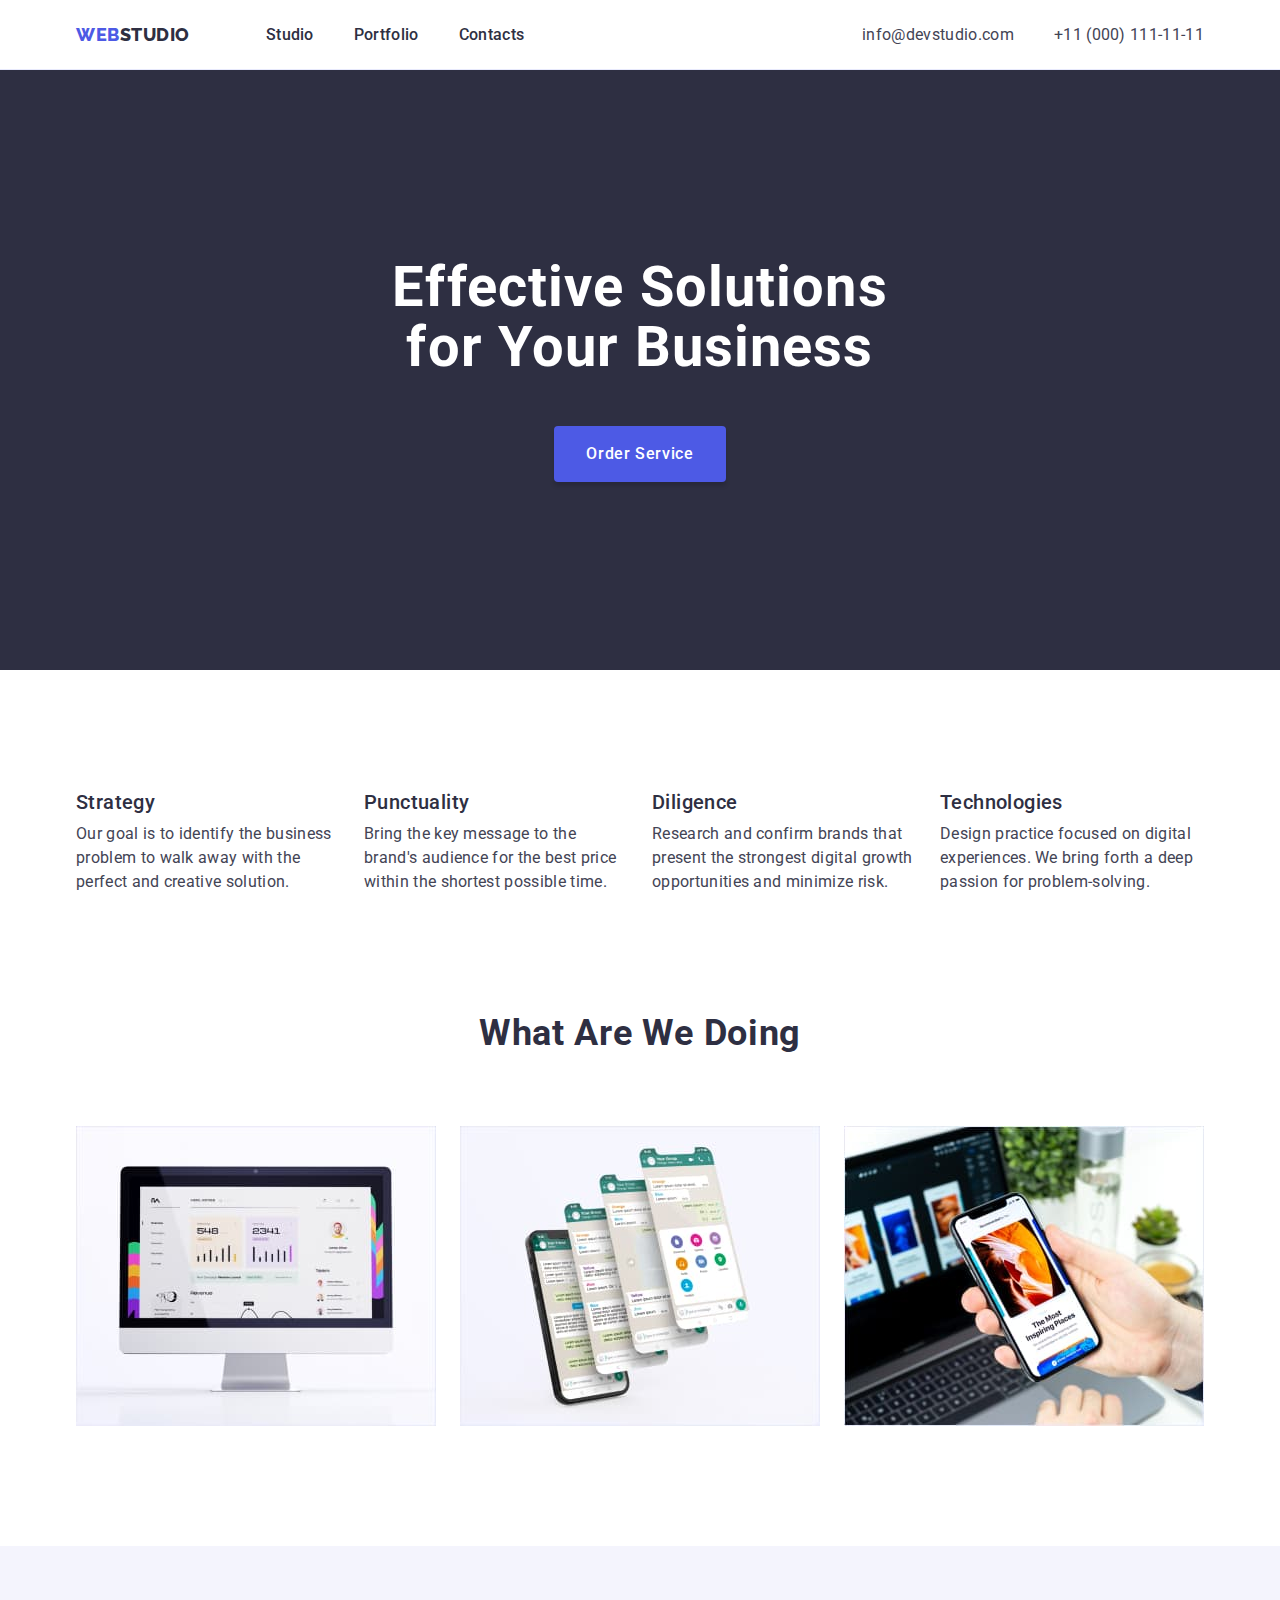
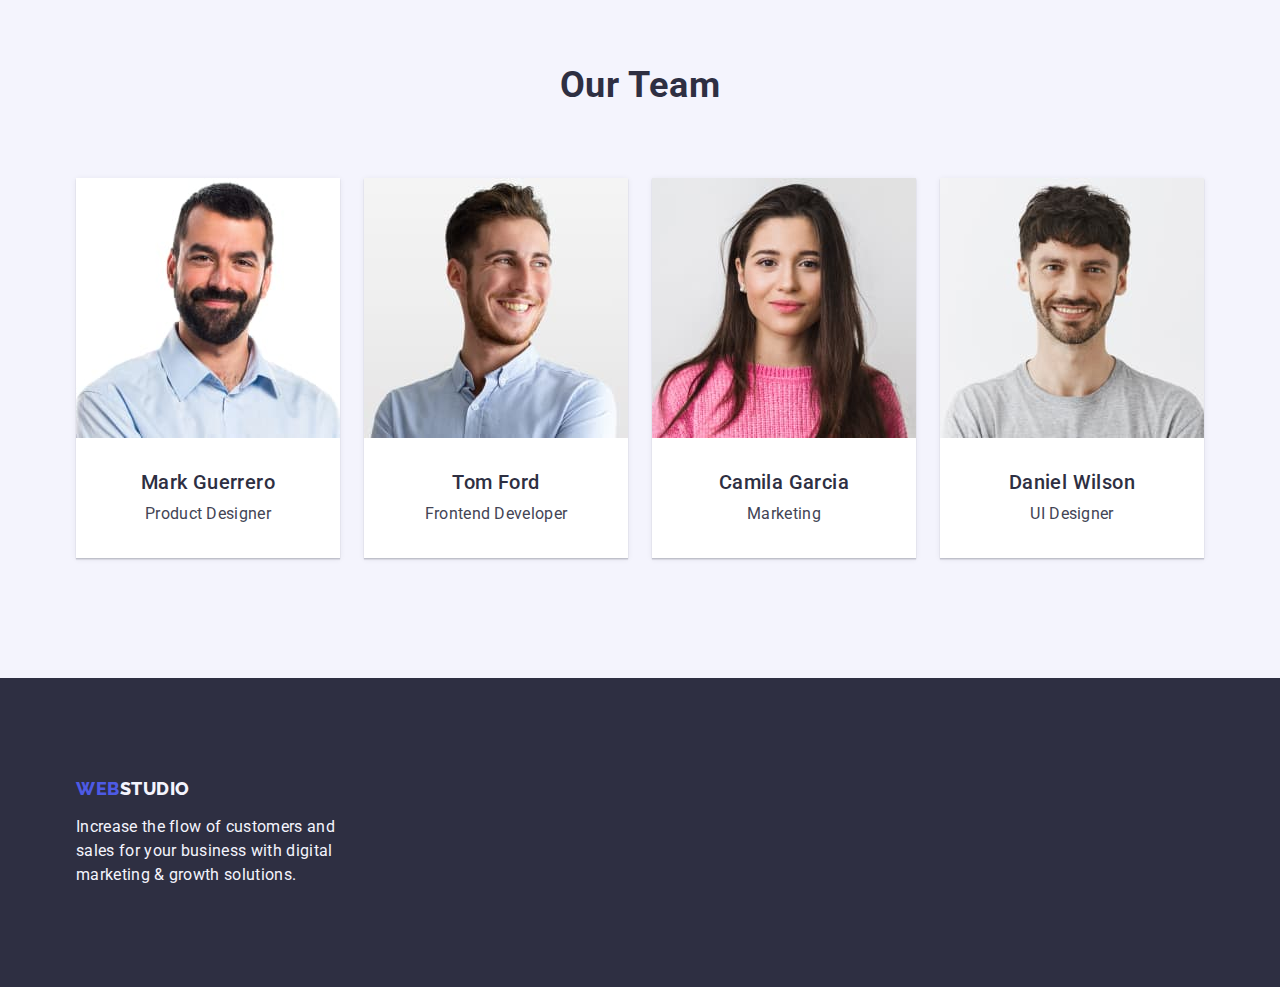
<file: index.html>
<!DOCTYPE html>
<html lang="en">
  <head>
    <meta charset="UTF-8" />
    <meta http-equiv="X-UA-Compatible" content="IE=edge" />
    <meta name="viewport" content="width=device-width, initial-scale=1.0" />
    <link rel="stylesheet" href="https://cdn.jsdelivr.net/npm/modern-normalize@1.1.0/modern-normalize.min.css">
    <link rel="preconnect" href="https://fonts.googleapis.com">
    <link rel="preconnect" href="https://fonts.gstatic.com" crossorigin>
    <link href="https://fonts.googleapis.com/css2?family=Raleway:wght@800&family=Roboto:wght@400;500;700&display=swap" rel="stylesheet">
    <link rel="stylesheet" href="./css/styles.css">
    <title>WebStudio</title>
  </head>
  <body>
    <!--header-->
    <header class="page-header">
      <div class="container p-header-container">
        <nav class="page-nav">
          <a class="logo link" href="./index.html">Web<span class="header-logo">Studio</span></a>
          <ul class="menu list">
            <li class="menu-item"><a class="menu-link link" href="./index.html">Studio</a></li>
            <li class="menu-item"><a class="menu-link link" href="./portfolio.html">Portfolio</a></li>
            <li class="menu-item"><a class="menu-link link" href="">Contacts</a></li>
          </ul>
        </nav>
        <address class="address">
          <ul class="contact list">
            <li><a class="contact-item link" href="mailto:info@devstudio.com">info@devstudio.com</a></li>
            <li><a class="contact-item link" href="tel:+110001111111">+11 (000) 111-11-11</a></li>
          </ul>
        </address>
      </div>
    </header>
    <!--main-->
    <main>
      <!--hero-->
      <section class="hero">
        <div class="container hero-box">          
          <h1 class="main-title">Effective Solutions for Your Business</h1>
          <button class="btn-hero" type="button">Order Service</button>
        </div>
      </section>
      <!-- benefits-->
      <section class="section">
        <div class="container">
          <h2 class="title visually-hidden" >about us</h2>
          <ul class="benefits-list list">
            <li class="benefits-list-item">
              <h3 class="subtitle">Strategy</h3>
              <p class="text">
                Our goal is to identify the business problem to walk away with the
                perfect and creative solution.
              </p>
            </li>
            <li class="benefits-list-item">
              <h3 class="subtitle">Punctuality</h3>
              <p class="text">
                Bring the key message to the brand's audience for the best price
                within the shortest possible time.
              </p>
            </li>
            <li class="benefits-list-item">
              <h3 class="subtitle">Diligence</h3>
              <p class="text">
                Research and confirm brands that present the strongest digital
                growth opportunities and minimize risk.
              </p>
            </li>
            <li  class="benefits-list-item">
              <h3 class="subtitle">Technologies</h3>
              <p class="text">
                Design practice focused on digital experiences. We bring forth a
                deep passion for problem-solving.
              </p>
            </li>
          </ul>
        </div>
      </section>
      <!--What are we doing-->
      <section class="what-we-do">
        <div class="container">
          <h2 class="title">What are we doing</h2>
          <ul class="list gallery">
            <li class="gallery-item">
              <img
                src="./images/about/img1.jpg"
                alt="Website"
                width="360"
                height="300"
              />
            </li>
            <li class="gallery-item">
              <img
                src="./images/about/img2.jpg"
                alt="Design"
                width="360"
                height="300"
              />
            </li>
            <li class="gallery-item">
              <img
                src="./images/about/img3.jpg"
                alt="App"
                width="360"
                height="300"
              />
            </li>
          </ul>
        </div>
      </section>
      <!--Our team-->
      <section class="our-team section">
        <div class="container">
          <h2 class="title">Our Team</h2>
          <ul class="list cards-list">
            <li class="team-card">
              <img
                src="./images/team/img1m.jpg"
                alt="Mark Guerrero photo"
                width="264"
                height="260"
              />
              <div class="team-member">
                <h3 class="subtitle center-align">Mark Guerrero</h3>
                <p class="text center-align">Product Designer</p>
              </div>
            </li>
            <li class="team-card">
              <img
                src="./images/team/img2t.jpg"
                alt="Tom Ford photo"
                width="264"
                height="260"
              />
              <div class="team-member">
                <h3 class="subtitle center-align">Tom Ford</h3>
                <p class="text center-align">Frontend Developer</p>
              </div>
            </li>
            <li class="team-card">
              <img
                src="./images/team/img3c.jpg"
                alt="Camila Garcia photo"
                width="264"
                height="260"
              />
              <div class="team-member">
                <h3 class="subtitle center-align">Camila Garcia</h3>
                <p class="text center-align">Marketing</p>
              </div>
            </li>
            <li class="team-card">
              <img
                src="./images/team/img4d.jpg"
                alt="Daniel Wilson photo"
                width="264"
                height="260"
              />
              <div class="team-member">
                <h3 class="subtitle center-align">Daniel Wilson</h3>
                <p class="text center-align">UI Designer</p>
              </div>
            </li>
          </ul>
        </div>
      </section>
    </main>
    <!--footer-->
    <footer class="footer">
      <div  class="container">
        <a class="logo logo-footer link" href="./index.html">Web<span class="footer-logo">Studio</span></a>
        <p class="text footer-msg">
          Increase the flow of customers and sales for your business with digital
          marketing & growth solutions.
        </p>
      </div>      
    </footer>
  </body>
</html>
</file>
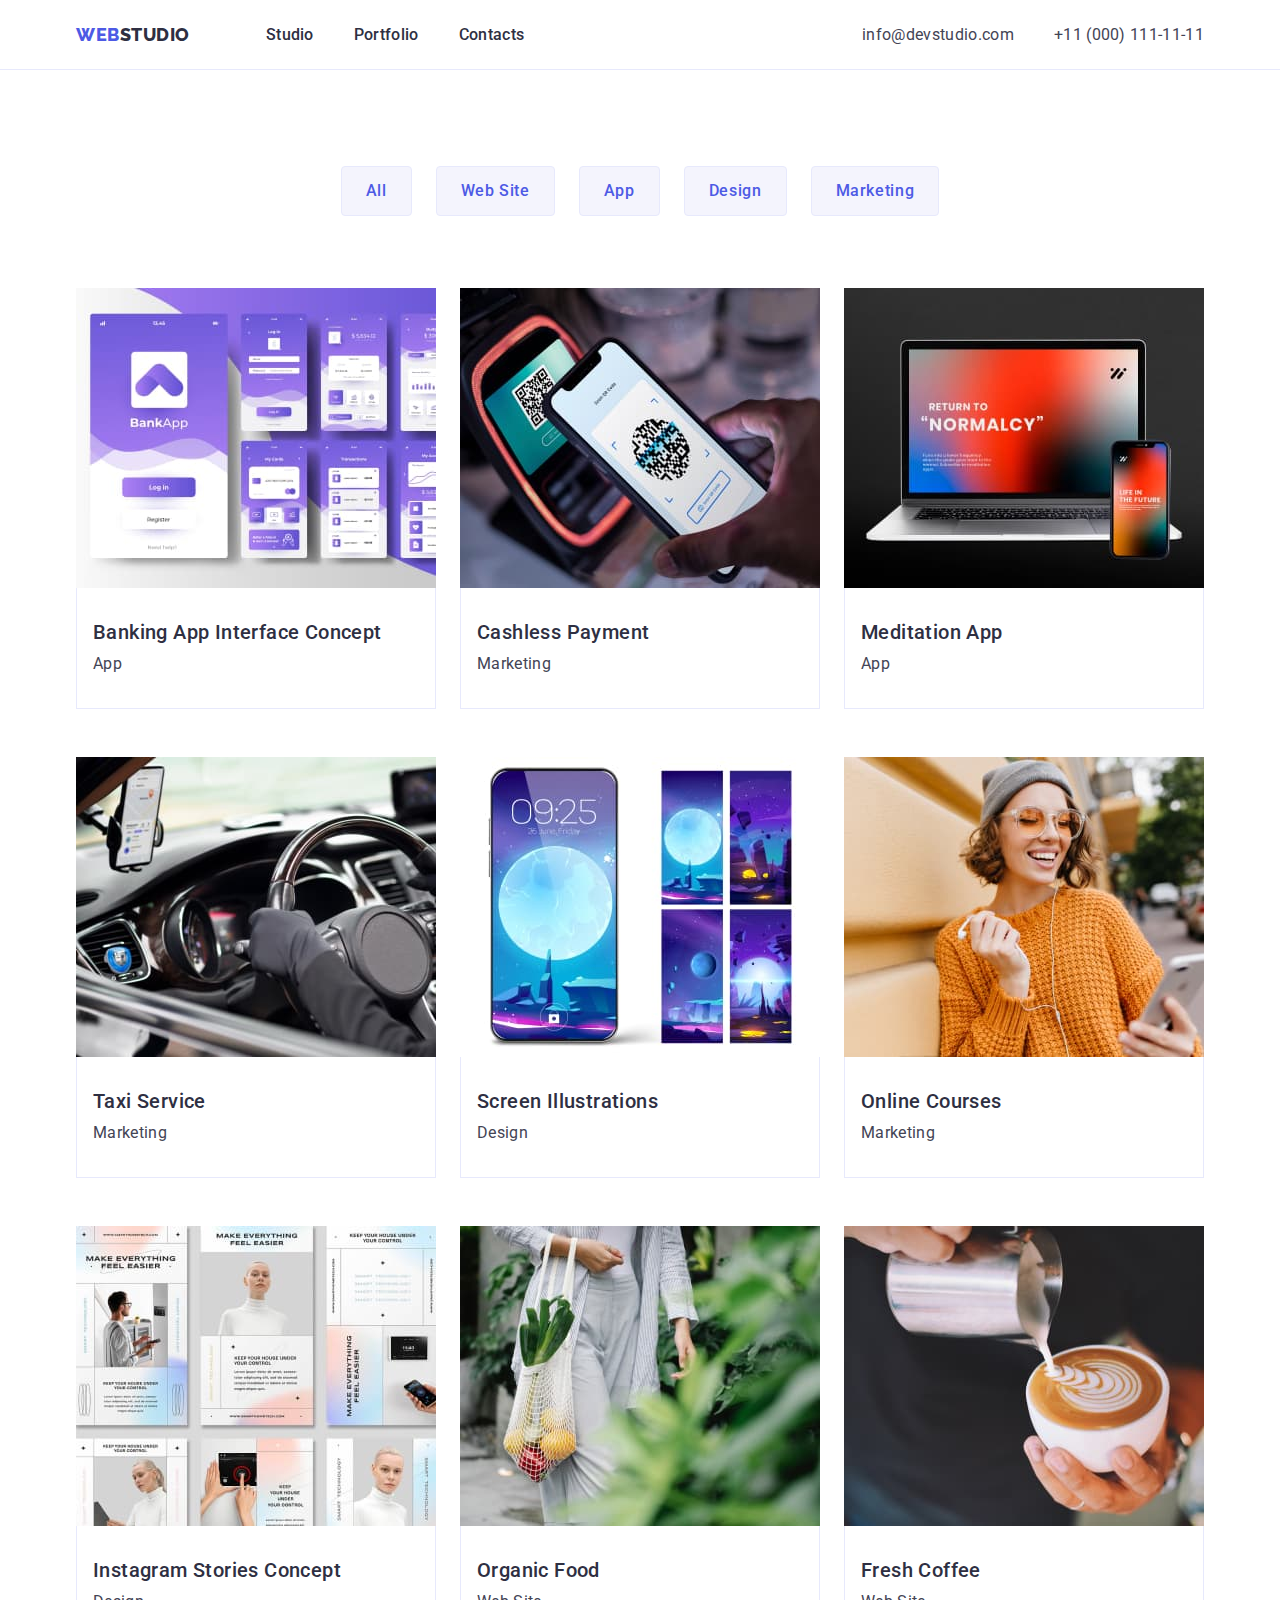
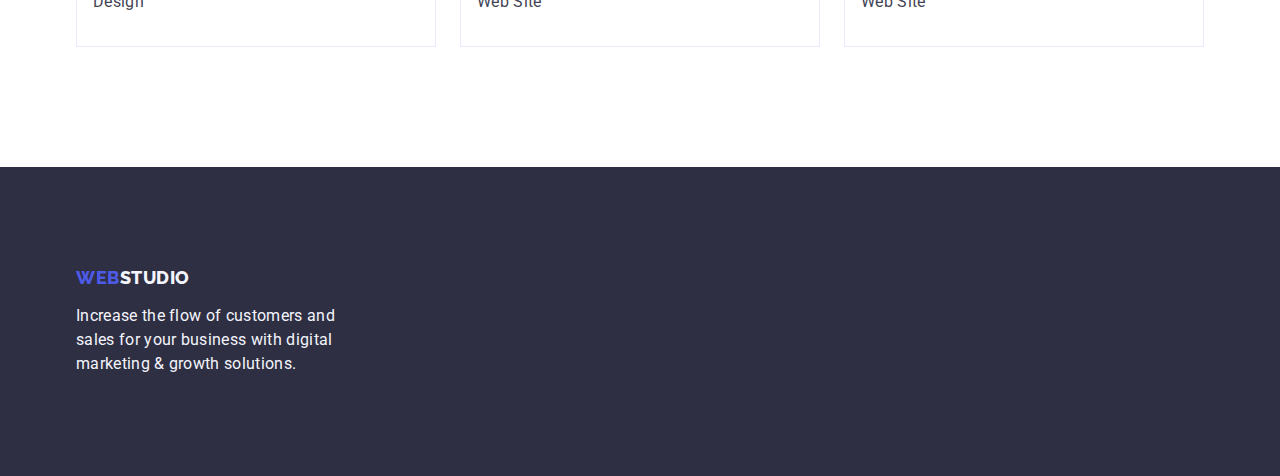
<file: portfolio.html>
<!DOCTYPE html>
<html lang="en">
<head>
    <meta charset="UTF-8">
    <meta http-equiv="X-UA-Compatible" content="IE=edge">
    <meta name="viewport" content="width=device-width, initial-scale=1.0">
    <link rel="stylesheet" href="https://cdn.jsdelivr.net/npm/modern-normalize@1.1.0/modern-normalize.min.css">
    <link rel="preconnect" href="https://fonts.googleapis.com">
    <link rel="preconnect" href="https://fonts.gstatic.com" crossorigin>
    <link href="https://fonts.googleapis.com/css2?family=Raleway:wght@800&family=Roboto:wght@400;500;700&display=swap" rel="stylesheet">
    <link rel="stylesheet" href="./css/styles.css">
    <title>Portfolio</title>
</head>
<body> 
    <!--header-->
    <header class="page-header">
        <div class="container p-header-container">
            <nav class="page-nav">
              <a class="logo link" href="./index.html">Web<span class="header-logo">Studio</span></a>
              <ul class="menu list">
                <li class="menu-item"><a class="menu-link link" href="./index.html">Studio</a></li>
                <li class="menu-item"><a class="menu-link link" href="./portfolio.html">Portfolio</a></li>
                <li class="menu-item"><a class="menu-link link" href="">Contacts</a></li>
              </ul>
            </nav>
            <address class="address">
              <ul class="contact list">
                <li><a class="contact-item link" href="mailto:info@devstudio.com">info@devstudio.com</a></li>
                <li><a class="contact-item link" href="tel:+110001111111">+11 (000) 111-11-11</a></li>
              </ul>
            </address>
        </div>
    </header>
    <!-- main -->
    <main>
        <section class="section-portfolio">
            <div class="container">
              <h1 class="main-title" hidden>portfolio</h1>
              <ul class="list filter">
                <li><button class="filter-btn" type="button">All</button></li>
                <li><button class="filter-btn" type="button">Web Site</button></li>
                <li><button class="filter-btn" type="button">App</button></li>
                <li><button class="filter-btn" type="button">Design</button></li>
                <li><button class="filter-btn" type="button">Marketing</button></li>
              </ul>            
              <ul class="list projects-box">
                <li class="project-card">
                  <a class="link" href="">
                    <img src="./images/portfolio/row1-1.jpg" alt="Example of interface concept (phone-version)" width="360" height="300">
                    <div class="prj-crd-description">
                      <h2 class="prj-crd-subtitle">Banking App Interface Concept</h2>
                      <p class="text">App</p>
                    </div>
                  </a>
                </li>
                <li class="project-card">
                  <a class="link" href="">
                    <img src="./images/portfolio/row1-2.jpg" alt="Payment with QR code" width="360" height="300">
                    <div class="prj-crd-description">
                      <h2 class="prj-crd-subtitle">Cashless Payment</h2>
                      <p class="text">Marketing</p>
                    </div>
                  </a>
                </li>
                <li class="project-card">
                  <a class="link" href="">
                    <img src="./images/portfolio/row1-3.jpg" alt="Example of web-version and phone-version" width="360" height="300">
                    <div class="prj-crd-description">
                      <h2 class="prj-crd-subtitle">Meditation App</h2>
                      <p class="text">App</p>
                    </div>
                  </a>
                </li>
                <li class="project-card">
                  <a class="link" href="">
                    <img src="./images/portfolio/row2-1.jpg" alt="A taxi-driver with our app for phones" width="360" height="300">
                    <div class="prj-crd-description">
                      <h2 class="prj-crd-subtitle">Taxi Service</h2>
                      <p class="text">Marketing</p>
                    </div>
                  </a>
                </li>
                <li class="project-card">
                  <a class="link" href="">
                    <img src="./images/portfolio/row2-2.jpg" alt="Screen illustrations example (phone-version)" width="360" height="300">
                    <div class="prj-crd-description">
                      <h2 class="prj-crd-subtitle">Screen Illustrations</h2>
                      <p class="text">Design</p>
                    </div>
                  </a>
                </li>
                <li class="project-card">
                  <a class="link" href="">
                    <img src="./images/portfolio/row2-3.jpg" alt="A girl are watching courses on her phone" width="360" height="300">
                    <div class="prj-crd-description">
                      <h2 class="prj-crd-subtitle">Online Courses</h2>
                      <p class="text">Marketing</p>
                    </div>
                  </a>
                </li>
                <li class="project-card">
                  <a class="link" href="">
                    <img src="./images/portfolio/row3-1.jpg" alt="Example of Instagram stories concept (light theme)" width="360" height="300">
                    <div class="prj-crd-description">
                      <h2 class="prj-crd-subtitle">Instagram Stories Concept</h2>
                      <p class="text">Design</p>
                    </div>
                  </a>
                </li>
                <li class="project-card">
                  <a class="link" href="">
                    <img src="./images/portfolio/row3-2.jpg" alt="A woman with a bag full of vegetables and fruit " width="360" height="300">
                    <div class="prj-crd-description">
                      <h2 class="prj-crd-subtitle">Organic Food</h2>
                      <p class="text">Web Site</p>
                    </div>
                  </a>
                </li>
                <li class="project-card">
                  <a class="link" href="">
                    <img src="./images/portfolio/row3-3.jpg" alt="A cup of coffee" width="360" height="300">
                    <div class="prj-crd-description">
                      <h2 class="prj-crd-subtitle">Fresh Coffee</h2>
                      <p class="text">Web Site</p>
                    </div>
                  </a>
                </li>
              </ul>
            </div>
        </section>
    </main>
    <!--footer-->
    <footer class="footer">
        <div class="container">
          <a class="logo logo-footer link" href="./index.html">Web<span class="footer-logo">Studio</span></a>
          <p class="text footer-msg">
            Increase the flow of customers and sales for your business with digital marketing & growth solutions.
          </p>
        </div>      
    </footer>
</body>
</html>
</file>
<file: css/styles.css>
:root{
  --logo-font: Raleway, sans-serif;
  --main-font: Roboto, sans-serif;
  --main-bgc: #fff;
  --main-color-navy-blue:#2E2F42;
  --primary-brand-iris:#4D5AE5;
  --pressed-state-ocean:#404BBF;
  --color-green: #31d0aa;
  --color-slate: #434455;
  --color-light-slate: #8e8f99;
  --color-cornflower: #e7e9fc;
  --color-cloud: #f4f4fd;
  --color-dairy: #fcfcfc;
}

body{
  background-color: var(--main-bgc);
  font-family: var(--main-font);
  font-style: normal;
  font-size: 16px;
  font-weight: 500;
  line-height: 1.5;
  letter-spacing: 0.02em;
  color: var(--color-slate);
}
/* reset */
ul,ol{
  padding:0;
  margin:0;
  list-style:none;
}
h1,h2,h3,p{
  margin:0;
  margin-bottom: 0;
}
img{
  display:block;
  max-width:100%;
}
button{
  cursor: pointer;
}
.list{
  list-style: none;
}
.link{
  text-decoration: none;
}

.visually-hidden {
  position: absolute;
  width: 1px;
  height: 1px;
  margin: -1px;
  border: 0;
  padding: 0;
  white-space: nowrap;
  clip-path: inset(100%);
  clip: rect(0 0 0 0);
  overflow: hidden;
}

/***** 
STUDiO 
******/
.container{
  width:1158px;
  padding-right: 15px;
  padding-left: 15px;
  margin: 0 auto;
}
.section{
  padding-top: 120px;
  padding-bottom: 120px;
}
.page-header{
  border-bottom: 1px solid var(--color-cornflower);
}
.p-header-container{
  display: flex;
  align-items: center;
  justify-content: space-between;
}
/* logo */
.logo{
  font-weight: 800;
  font-size: 18px;
  line-height: 1.17;
  font-family: var(--logo-font);
  color:var(--primary-brand-iris);
  letter-spacing: 0.03em;
  text-transform: uppercase;
  margin-right: 76px;
}
.header-logo {
  color: var(--main-color-navy-blue);
}
.footer-logo{
  color: var(--color-cloud);
}

/* header */

.page-nav{
  color: var(--main-color-navy-blue);
  display: flex;
  align-items: center;
  justify-content: space-between;
}
.menu{
  display: flex;
  gap: 40px;
}
.menu-link,.contact-item,.logo{
  padding-top: 24px;
  padding-bottom: 24px;
}
.menu-link{
  color: var(--main-color-navy-blue);
}
.menu-link:hover,
.menu-link:focus{
  color:var(--pressed-state-ocean);
}
.address{
  font-style: normal;
}
.contact{
  display: flex;
  gap: 40px;
}
.contact-item{  
  color: var(--color-slate);
  font-weight: 400;
}
.contact-item:hover,
.contact-item:focus{
  color: var(--pressed-state-ocean);
}
/* hero */
.main-title{
  color: var(--main-bgc);
  font-weight: 700;
  font-size: 56px;
  line-height: 1.07;
  letter-spacing: 0.02em;
  text-align: center;
  max-width: 496px;
}
.hero{
  background: var(--main-color-navy-blue); 
  padding: 188px 0;
}
.hero-box{
  display: flex;
  flex-direction: column;
  row-gap: 48px;
  align-items: center;
  justify-content: center;
}
.btn-hero{
  font-family: inherit;
  font-style: inherit;
  font-weight: inherit;
  font-size: inherit;
  letter-spacing: 0.04em;
  line-height: 1.5;
  color: var(--main-bgc);
  background:var(--primary-brand-iris);
  box-shadow: 0px 4px 4px rgba(0, 0, 0, 0.15);
  border: none;
  border-radius: 4px; 
  padding: 16px 32px;
  min-width: 169px;
  height: 56px;
}
.btn-hero:hover,
.btn-hero:focus{
  background: var(--pressed-state-ocean);
}
/* benefits */
/* what are we doing */
/* our team */
.title{
  font-weight: 700;
  font-size: 36px;
  line-height: 1.11;
  letter-spacing: 0.02em;
  text-align: center;
  text-transform: capitalize;
  color: var(--main-color-navy-blue);
  margin-bottom: 72px;
}
.subtitle{
  font-weight: 500;
  font-size: 20px;
  line-height: 1.2;
  letter-spacing: 0.02em;
  color: var(--main-color-navy-blue);
  margin-bottom: 8px;
}
.center-align{
  text-align: center;
}
.text{    
  font-weight: 400;
  color: var(--color-slate);
}
.benefits-list{
  display: flex;
  gap: 24px;
}
.benefits-list-item{
  flex-basis: calc((100% - 72px) / 4);
}
.what-we-do{
  padding-bottom: 120px;
}
.gallery{
  display: flex;
  gap: 24px;
}
.gallery-item{
  flex-basis: calc((100% - 48px) / 3);
}
.our-team{
  background: var(--color-cloud);
}
.cards-list{
  display: flex;
  gap: 24px;
}
.team-card{
  background: var(--main-bgc);
  box-shadow: 0px 1px 6px rgba(46, 47, 66, 0.08), 0px 1px 1px rgba(46, 47, 66, 0.16), 0px 2px 1px rgba(46, 47, 66, 0.08);
  flex-basis: calc((100% - 72px) / 4);
}
.team-member{
  padding:32px 16px;
  border-radius: 0px 0px 4px 4px;
}

/* footer */
.footer{
  background: var(--main-color-navy-blue);
  padding: 100px 0;
}
.footer-msg {
  color: var(--color-cloud);
  width: 264px;  
}
.logo-footer{
  display: inline-block;
  margin: 0 0 16px 0;
  padding: 0;
}

/*****
PORTFOLIO
*****/
.section-portfolio{
  padding: 96px 0 120px;
}
.filter{
  display: flex;
  justify-content: center;
  gap: 24px;
  margin-bottom: 72px;
}
.filter-btn{
  font-family: inherit;
  font-style: inherit;
  font-weight: inherit;
  font-size: inherit;
  text-align: center;
  letter-spacing: 0.04em;
  line-height: 1.5;
  color: var(--primary-brand-iris);
  background: var(--color-cloud);
  border: 1px solid var(--color-cornflower);
  border-radius: 4px;
  padding: 12px 24px;
}
.filter-btn:hover,
.filter-btn:focus{
  color: var(--main-bgc);
  background: var(--pressed-state-ocean);
  box-shadow: 0px 3px 1px rgba(0, 0, 0, 0.1), 0px 2px 1px rgba(0, 0, 0, 0.08), 0px 2px 2px rgba(0, 0, 0, 0.12);
  border: 1px solid transparent;
}

.projects-box {
  display: flex;
  flex-wrap: wrap;
  gap: 48px 24px;
}
.project-card{
  background: var(--main-bgc);
  flex-basis: calc((100% - 48px) / 3);
}
.prj-crd-subtitle {
  font-weight: 500;
  font-size: 20px;
  line-height: 1.2;
  letter-spacing: 0.02em;
  color: var(--main-color-navy-blue);
  margin-bottom: 8px;
}
.prj-crd-description{
  padding: 32px 16px;
  border: 1px solid var(--color-cornflower);
  border-top: none;
}
</file>
